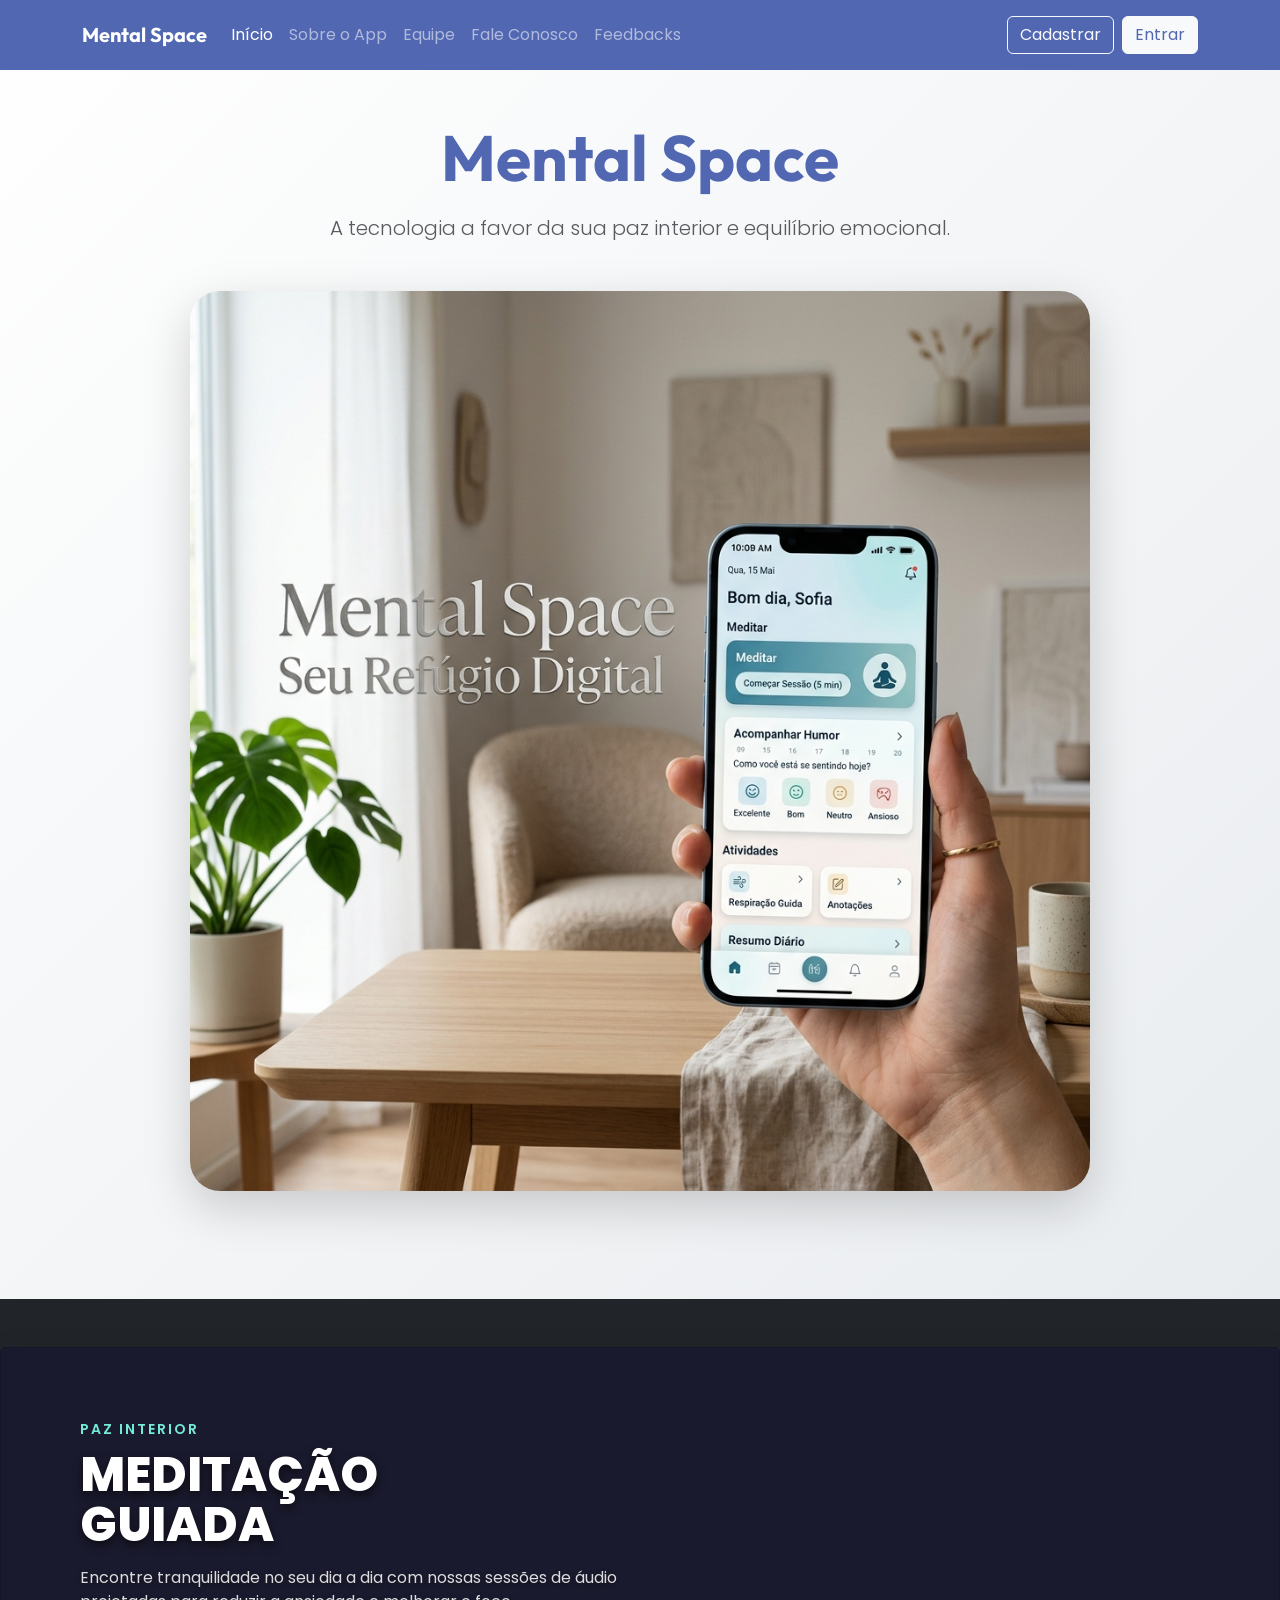
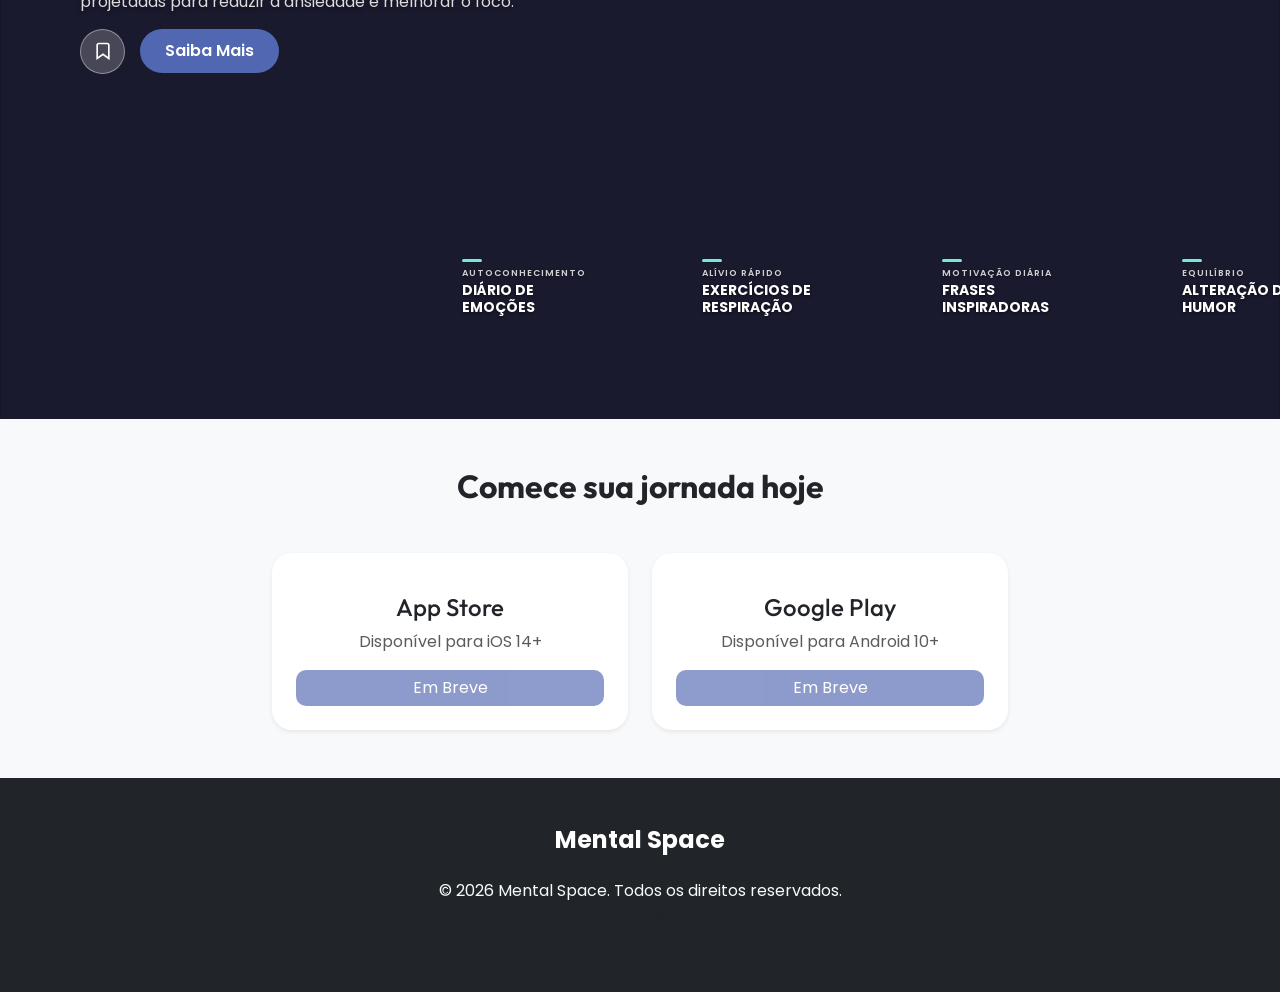
<file: MentalSpace/arquivo_html/index.html>
<!DOCTYPE html>
<html lang="pt-BR">

<head>
    <meta charset="UTF-8">
    <meta name="viewport" content="width=device-width, initial-scale=1.0">
    <link rel="stylesheet" href="../arquivo_css/main.css">
    <link rel="stylesheet" href="../arquivo_css/header.css">
    <link href="https://cdn.jsdelivr.net/npm/bootstrap@5.3.3/dist/css/bootstrap.min.css" rel="stylesheet">
    <title>Mental Space - Seu Refúgio Digital</title>
    <style>
        body {
            overflow-x: hidden;
            background-color: #f8f9fa;
        }

        .hero-section {
            padding: 120px 0 60px 0;
            background: linear-gradient(135deg, #ffffff 0%, #e9ecef 100%);
        }

        #carousel-container {
            position: relative;
            width: 100vw;
            height: 80vh;
            overflow: hidden;
            background: #000;
        }

        /* Ajustes para o layout do carousel do main.js original */
        #demo {
            width: 100%;
            height: 100%;
        }

        .pagination {
            bottom: 50px;
            left: 50px;
            z-index: 100;
        }
    </style>
</head>

<body>
    <!-- CABEÇALHO -->
    <header class="navbar navbar-expand-md navbar-dark fixed-top" style="background-color: #5167b2; padding: 15px 0;">
        <div class="container">
            <a class="navbar-brand fw-bold" href="index.html">Mental Space</a>
            <button class="navbar-toggler" type="button" data-bs-toggle="collapse" data-bs-target="#navbarCollapse">
                <span class="navbar-toggler-icon"></span>
            </button>
            <div class="collapse navbar-collapse" id="navbarCollapse">
                <ul class="navbar-nav me-auto">
                    <li class="nav-item">
                        <a class="nav-link active" href="index.html">Início</a>
                    </li>
                    <li class="nav-item">
                        <a class="nav-link" href="sobreoapp.html">Sobre o App</a>
                    </li>
                    <li class="nav-item">
                        <a class="nav-link" href="equipe.html">Equipe</a>
                    </li>
                    <li class="nav-item">
                        <a class="nav-link" href="faleconosco.html">Fale Conosco</a>
                    </li>
                    <li class="nav-item">
                        <a class="nav-link" href="feedbacks.html">Feedbacks</a>
                    </li>
                </ul>
                <div class="d-flex">
                    <a class="btn btn-outline-light me-2" href="cadastro.html">Cadastrar</a>
                    <a class="btn btn-light" href="login.html" style="color: #5167b2;">Entrar</a>
                </div>
            </div>
        </div>
    </header>

    <main role="main">
        <!-- Hero Section with IA Image -->
        <section class="hero-section text-center">
            <div class="container">
                <h1 class="display-3 fw-bold mb-3" style="color: #5167b2;">Mental Space</h1>
                <p class="lead mb-5 text-muted">A tecnologia a favor da sua paz interior e equilíbrio emocional.</p>
                <div class="mb-5">
                    <img src="../imagens/hero_portugues.png" class="img-fluid shadow-lg" alt="Mental Space App"
                        style="border-radius: 30px; max-width: 900px;">
                </div>
            </div>
        </section>

        <!-- Carousel Section (Integrado com o GSAP do main.js) -->
        <section class="py-5 bg-dark text-white position-relative" style="height: 80vh; overflow: hidden;">
            <div id="demo"></div>

            <div class="details" id="details-even">
                <div class="place-box">
                    <div class="text"></div>
                </div>
                <div class="title-box-1">
                    <div class="title-1"></div>
                </div>
                <div class="title-box-2">
                    <div class="title-2"></div>
                </div>
                <div class="desc"></div>
                <div class="cta">
                    <button class="bookmark">
                        <svg viewBox="0 0 24 24" fill="none" stroke="currentColor" stroke-width="2">
                            <path d="M19 21l-7-5-7 5V5a2 2 0 0 1 2-2h10a2 2 0 0 1 2 2z"></path>
                        </svg>
                    </button>
                    <button class="discover">Saiba Mais</button>
                </div>
            </div>

            <div class="details" id="details-odd">
                <div class="place-box">
                    <div class="text"></div>
                </div>
                <div class="title-box-1">
                    <div class="title-1"></div>
                </div>
                <div class="title-box-2">
                    <div class="title-2"></div>
                </div>
                <div class="desc"></div>
                <div class="cta">
                    <button class="bookmark">
                        <svg viewBox="0 0 24 24" fill="none" stroke="currentColor" stroke-width="2">
                            <path d="M19 21l-7-5-7 5V5a2 2 0 0 1 2-2h10a2 2 0 0 1 2 2z"></path>
                        </svg>
                    </button>
                    <button class="discover">Saiba Mais</button>
                </div>
            </div>

            <div id="pagination" class="pagination">
                <div class="arrow"><svg viewBox="0 0 24 24">
                        <path d="M15 18l-6-6 6-6"></path>
                    </svg></div>
                <div class="arrow"><svg viewBox="0 0 24 24">
                        <path d="M9 18l6-6-6-6"></path>
                    </svg></div>
                <div class="progress-sub-container">
                    <div class="progress-sub-background">
                        <div class="progress-sub-foreground"></div>
                    </div>
                </div>
                <div id="slide-numbers" class="slide-numbers"></div>
            </div>

            <div class="cover"></div>
            <div class="indicator"></div>
        </section>

        <!-- Seção de Download -->
        <section id="download" class="py-5 bg-light">
            <div class="container text-center">
                <h2 class="mb-5 fw-bold">Comece sua jornada hoje</h2>
                <div class="row justify-content-center g-4">
                    <div class="col-md-4">
                        <div class="card h-100 border-0 shadow-sm p-4" style="border-radius: 20px;">
                            <i class="fab fa-apple fa-3x mb-3" style="color: #5167b2;"></i>
                            <h4>App Store</h4>
                            <p class="text-muted">Disponível para iOS 14+</p>
                            <button class="btn btn-primary"
                                style="background-color: #5167b2; border: none; border-radius: 10px;" disabled>Em
                                Breve</button>
                        </div>
                    </div>
                    <div class="col-md-4">
                        <div class="card h-100 border-0 shadow-sm p-4" style="border-radius: 20px;">
                            <i class="fab fa-google-play fa-3x mb-3" style="color: #5167b2;"></i>
                            <h4>Google Play</h4>
                            <p class="text-muted">Disponível para Android 10+</p>
                            <button class="btn btn-primary"
                                style="background-color: #5167b2; border: none; border-radius: 10px;" disabled>Em
                                Breve</button>
                        </div>
                    </div>
                </div>
            </div>
        </section>
    </main>

    <!-- RODAPÉ -->
    <footer class="footer bg-dark text-light text-center py-5">
        <div class="container">
            <div class="mb-4">
                <a class="text-white text-decoration-none h4 fw-bold" href="#">Mental Space</a>
            </div>
            <p class="mb-1">&copy; 2026 Mental Space. Todos os direitos reservados.</p>
            <p class="small text-muted">Contato: (81) 98456-7890 | Instagram: @mentalspace | Email:
                mentalspaceapp@gmail.com</p>
        </div>
    </footer>

    <script src="https://cdnjs.cloudflare.com/ajax/libs/gsap/3.12.2/gsap.min.js"></script>
    <script src="https://cdn.jsdelivr.net/npm/bootstrap@5.3.3/dist/js/bootstrap.bundle.min.js"></script>
    <script src="../arquivo_js/main.js"></script>
</body>

</html>
</file>
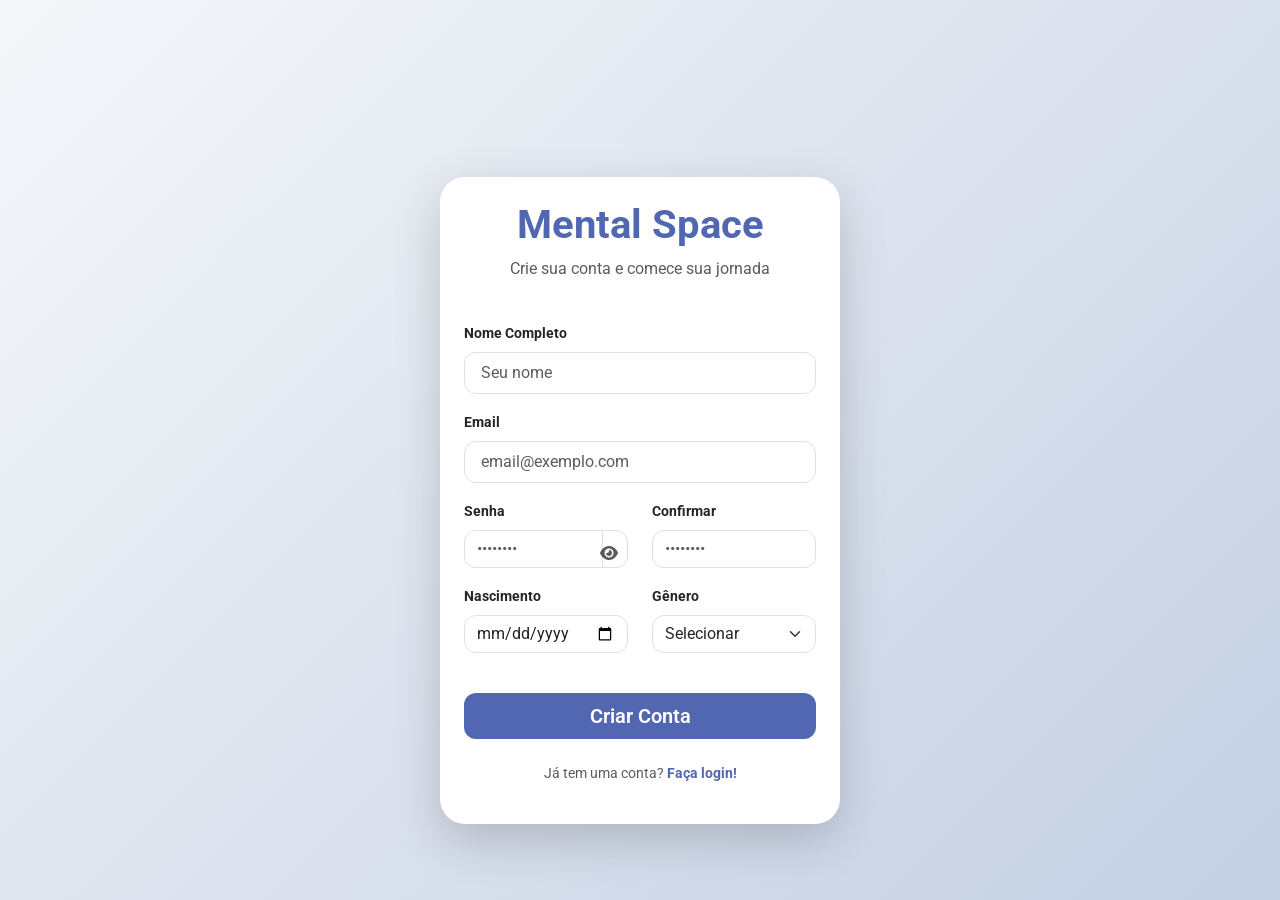
<file: MentalSpace/arquivo_html/cadastro.html>
<!DOCTYPE html> 
<html lang="pt-BR">
<head>
    <meta charset="UTF-8">
    <meta http-equiv="X-UA-Compatible" content="IE=edge">
    <meta name="viewport" content="width=device-width, initial-scale=1.0">
    <link rel="stylesheet" href="https://cdnjs.cloudflare.com/ajax/libs/font-awesome/6.0.0/css/all.min.css">  
    <link rel="stylesheet" href="../arquivo_css/cadastro.css">
    <link href="https://cdn.jsdelivr.net/npm/bootstrap@5.3.3/dist/css/bootstrap.min.css" rel="stylesheet">
    <title>Cadastro - Mental Space</title>
</head>
<body style="background: linear-gradient(135deg, #f5f7fa 0%, #c3cfe2 100%); min-height: 100vh; display: flex; align-items: center; justify-content: center; padding: 20px;">
    <div class='container' style="max-width: 500px;">
        <div class='card border-0 shadow-lg p-4' style="border-radius: 25px;">
            <div class="text-center mb-4">
                <a href="index.html" class="text-decoration-none"><h1 class="fw-bold" style="color: #5167b2;">Mental Space</h1></a>
                <p class="text-muted">Crie sua conta e comece sua jornada</p>
            </div>
            
            <div id='msgError' class="alert alert-danger d-none"></div>
            <div id='msgSuccess' class="alert alert-success d-none"></div>
            
            <form id="formCadastro">
                <div class="mb-3">
                    <label class="form-label small fw-bold">Nome Completo</label>
                    <input type="text" id="nome" class="form-control form-control-lg" placeholder="Seu nome" required style="border-radius: 12px; font-size: 1rem;">
                </div>
    
                <div class="mb-3">
                    <label class="form-label small fw-bold">Email</label>
                    <input type="email" id="email" class="form-control form-control-lg" placeholder="email@exemplo.com" required style="border-radius: 12px; font-size: 1rem;">
                </div>
                
                <div class="row">
                    <div class="col-md-6 mb-3">
                        <label class="form-label small fw-bold">Senha</label>
                        <div class="input-group">
                            <input type="password" id="senha" class="form-control" placeholder="••••••••" required style="border-top-left-radius: 12px; border-bottom-left-radius: 12px;">
                            <span class="input-group-text bg-white" style="border-top-right-radius: 12px; border-bottom-right-radius: 12px; cursor: pointer;" id="btnVerSenha">
                                <i class="fa fa-eye text-muted"></i>
                            </span>
                        </div>
                    </div>
                    <div class="col-md-6 mb-3">
                        <label class="form-label small fw-bold">Confirmar</label>
                        <input type="password" id="confirmSenha" class="form-control" placeholder="••••••••" required style="border-radius: 12px;">
                    </div>
                </div>

                <div class="row">
                    <div class="col-md-6 mb-3">
                        <label class="form-label small fw-bold">Nascimento</label>
                        <input type="date" id="data_nascimento" class="form-control" required style="border-radius: 12px;">
                    </div>
                    <div class="col-md-6 mb-3">
                        <label class="form-label small fw-bold">Gênero</label>
                        <select id="genero" class="form-select" required style="border-radius: 12px;">
                            <option value="" disabled selected>Selecionar</option>
                            <option value="feminino">Feminino</option>
                            <option value="masculino">Masculino</option>
                            <option value="outro">Outro</option>
                        </select>
                    </div>
                </div>
                
                <div class='d-grid mt-4'>
                    <button type="submit" class="btn btn-primary btn-lg text-white" style="background-color: #5167b2; border: none; border-radius: 12px; font-weight: 600;">Criar Conta</button>
                </div>
            </form>

            <div class='text-center mt-4'>
                <p class="text-muted small">Já tem uma conta? <a href="login.html" class="fw-bold" style="color: #5167b2; text-decoration: none;">Faça login!</a></p>
            </div>
        </div>
    </div>

    <script src="../arquivo_js/cadastro.js"></script>
    <script>
        const btnVerSenha = document.getElementById('btnVerSenha');
        const inputSenha = document.getElementById('senha');
        btnVerSenha.addEventListener('click', () => {
            const type = inputSenha.getAttribute('type') === 'password' ? 'text' : 'password';
            inputSenha.setAttribute('type', type);
            btnVerSenha.querySelector('i').classList.toggle('fa-eye');
            btnVerSenha.querySelector('i').classList.toggle('fa-eye-slash');
        });
    </script>
</body>
</html>
</file>
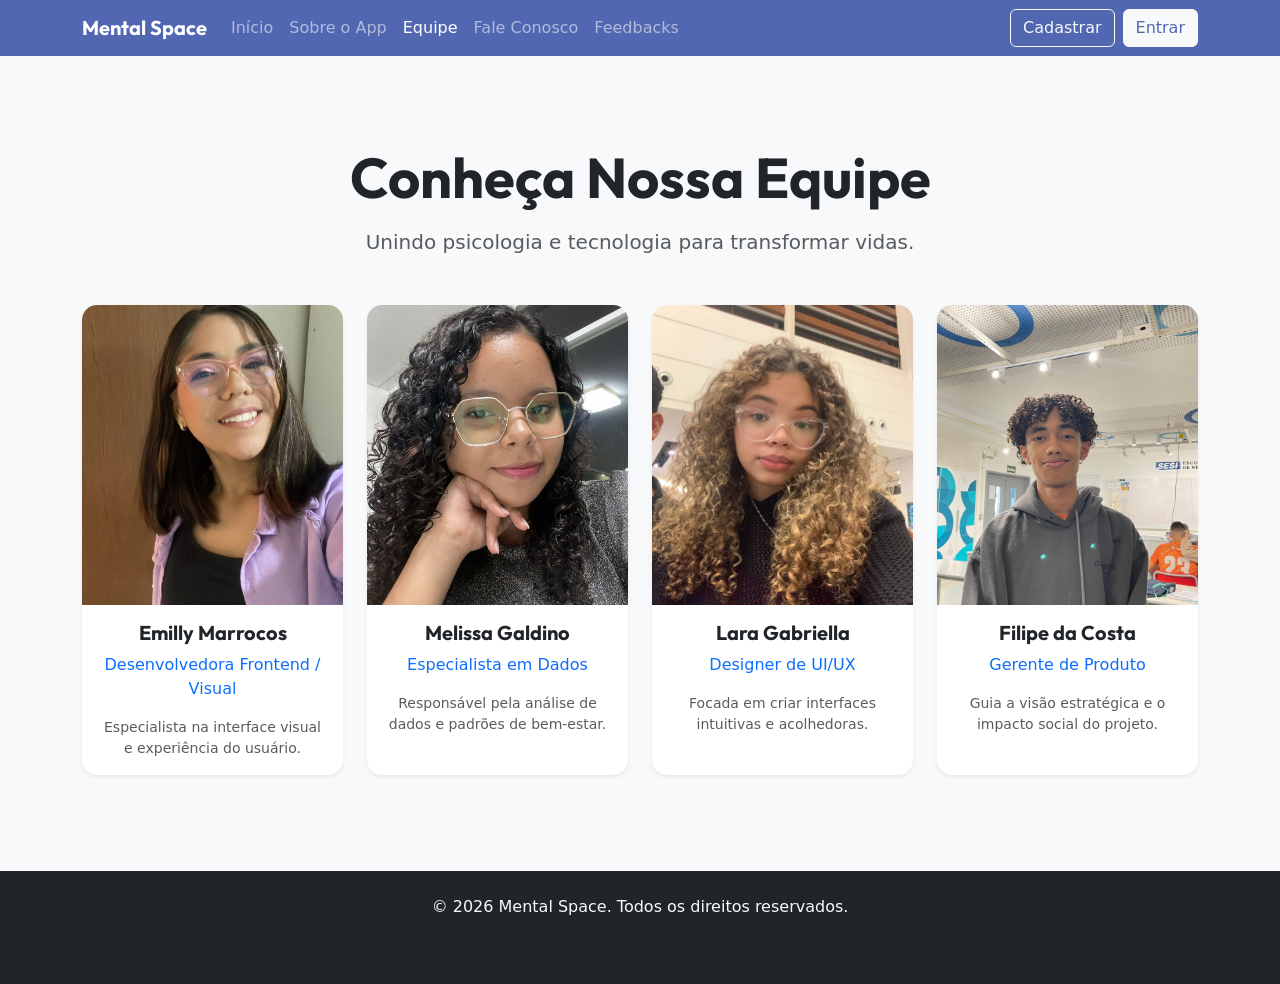
<file: MentalSpace/arquivo_html/equipe.html>
<!DOCTYPE html>
<html lang="pt-BR">

<head>
    <meta charset="UTF-8">
    <meta name="viewport" content="width=device-width, initial-scale=1.0">
    <link rel="stylesheet" href="../arquivo_css/main.css">
    <link href="https://cdn.jsdelivr.net/npm/bootstrap@5.3.3/dist/css/bootstrap.min.css" rel="stylesheet">
    <title>Equipe - Mental Space</title>
    <style>
        .team-card {
            border: none;
            transition: transform 0.3s ease, box-shadow 0.3s ease;
            border-radius: 15px;
            overflow: hidden;
            background: white;
        }
        .team-card:hover {
            transform: translateY(-10px);
            box-shadow: 0 15px 30px rgba(0,0,0,0.1);
        }
        .member-img {
            height: 300px;
            object-fit: cover;
            background-color: #f0f0f0;
        }
    </style>
</head>

<body class="bg-light">
    <!-- CABEÇALHO -->
    <header class="navbar navbar-expand-md navbar-dark fixed-top" style="background-color: #5167b2;">
        <div class="container">
            <a class="navbar-brand fw-bold" href="index.html">Mental Space</a>
            <button class="navbar-toggler" type="button" data-bs-toggle="collapse" data-bs-target="#navbarCollapse">
                <span class="navbar-toggler-icon"></span>
            </button>
            <div class="collapse navbar-collapse" id="navbarCollapse">
                <ul class="navbar-nav me-auto">
                    <li class="nav-item">
                        <a class="nav-link" href="index.html">Início</a>
                    </li>
                    <li class="nav-item">
                        <a class="nav-link" href="sobreoapp.html">Sobre o App</a>
                    </li>
                    <li class="nav-item">
                        <a class="nav-link active" href="equipe.html">Equipe</a>
                    </li>
                    <li class="nav-item">
                        <a class="nav-link" href="faleconosco.html">Fale Conosco</a>
                    </li>
                    <li class="nav-item">
                        <a class="nav-link" href="feedbacks.html">Feedbacks</a>
                    </li>
                </ul>
                <div class="d-flex">
                    <a class="btn btn-outline-light me-2" href="cadastro.html">Cadastrar</a>
                    <a class="btn btn-light" href="login.html" style="color: #5167b2;">Entrar</a>
                </div>
            </div>
        </div>
    </header>

    <!-- CONTEÚDO PRINCIPAL -->
    <main role="main" class="pt-5 mt-5">
        <section class="py-5">
            <div class="container text-center">
                <h1 class="display-4 fw-bold mb-3">Conheça Nossa Equipe</h1>
                <p class="lead text-muted mb-5">Unindo psicologia e tecnologia para transformar vidas.</p>
                
                <div class="row g-4">
                    <!-- Emilly Marrocos -->
                    <div class="col-md-3">
                        <div class="card team-card h-100 shadow-sm">
                            <img src="../imagens/Emilly.jpeg" class="card-img-top member-img" alt="Emilly Marrocos">
                            <div class="card-body">
                                <h5 class="card-title fw-bold">Emilly Marrocos</h5>
                                <p class="card-text text-primary">Desenvolvedora Frontend / Visual</p>
                                <p class="card-text small text-muted">Especialista na interface visual e experiência do usuário.</p>
                            </div>
                        </div>
                    </div>
                    <!-- Melissa Galdino -->
                    <div class="col-md-3">
                        <div class="card team-card h-100 shadow-sm">
                            <img src="../imagens/Melissa.jpeg" class="card-img-top member-img" alt="Melissa Galdino">
                            <div class="card-body">
                                <h5 class="card-title fw-bold">Melissa Galdino</h5>
                                <p class="card-text text-primary">Especialista em Dados</p>
                                <p class="card-text small text-muted">Responsável pela análise de dados e padrões de bem-estar.</p>
                            </div>
                        </div>
                    </div>
                    <!-- Lara Gabriella -->
                    <div class="col-md-3">
                        <div class="card team-card h-100 shadow-sm">
                            <img src="../imagens/Lara.jpeg" class="card-img-top member-img" alt="Lara Gabriella">
                            <div class="card-body">
                                <h5 class="card-title fw-bold">Lara Gabriella</h5>
                                <p class="card-text text-primary">Designer de UI/UX</p>
                                <p class="card-text small text-muted">Focada em criar interfaces intuitivas e acolhedoras.</p>
                            </div>
                        </div>
                    </div>
                    <!-- Filipe da Costa -->
                    <div class="col-md-3">
                        <div class="card team-card h-100 shadow-sm">
                            <img src="../imagens/Filipe.jpeg" class="card-img-top member-img" alt="Filipe da Costa">
                            <div class="card-body">
                                <h5 class="card-title fw-bold">Filipe da Costa</h5>
                                <p class="card-text text-primary">Gerente de Produto</p>
                                <p class="card-text small text-muted">Guia a visão estratégica e o impacto social do projeto.</p>
                            </div>
                        </div>
                    </div>
                </div>
            </div>
        </section>
    </main>

    <!-- RODAPÉ -->
    <footer class="footer bg-dark text-light text-center py-4 mt-5">
        <div class="container">
            <p class="mb-1">&copy; 2026 Mental Space. Todos os direitos reservados.</p>
            <p class="small text-muted">Contato: (81) 98456-7890 | Instagram: @mentalspace | Email: mentalspaceapp@gmail.com</p>
        </div>
    </footer>

    <script src="https://cdn.jsdelivr.net/npm/bootstrap@5.3.3/dist/js/bootstrap.bundle.min.js"></script>
</body>

</html>
</file>
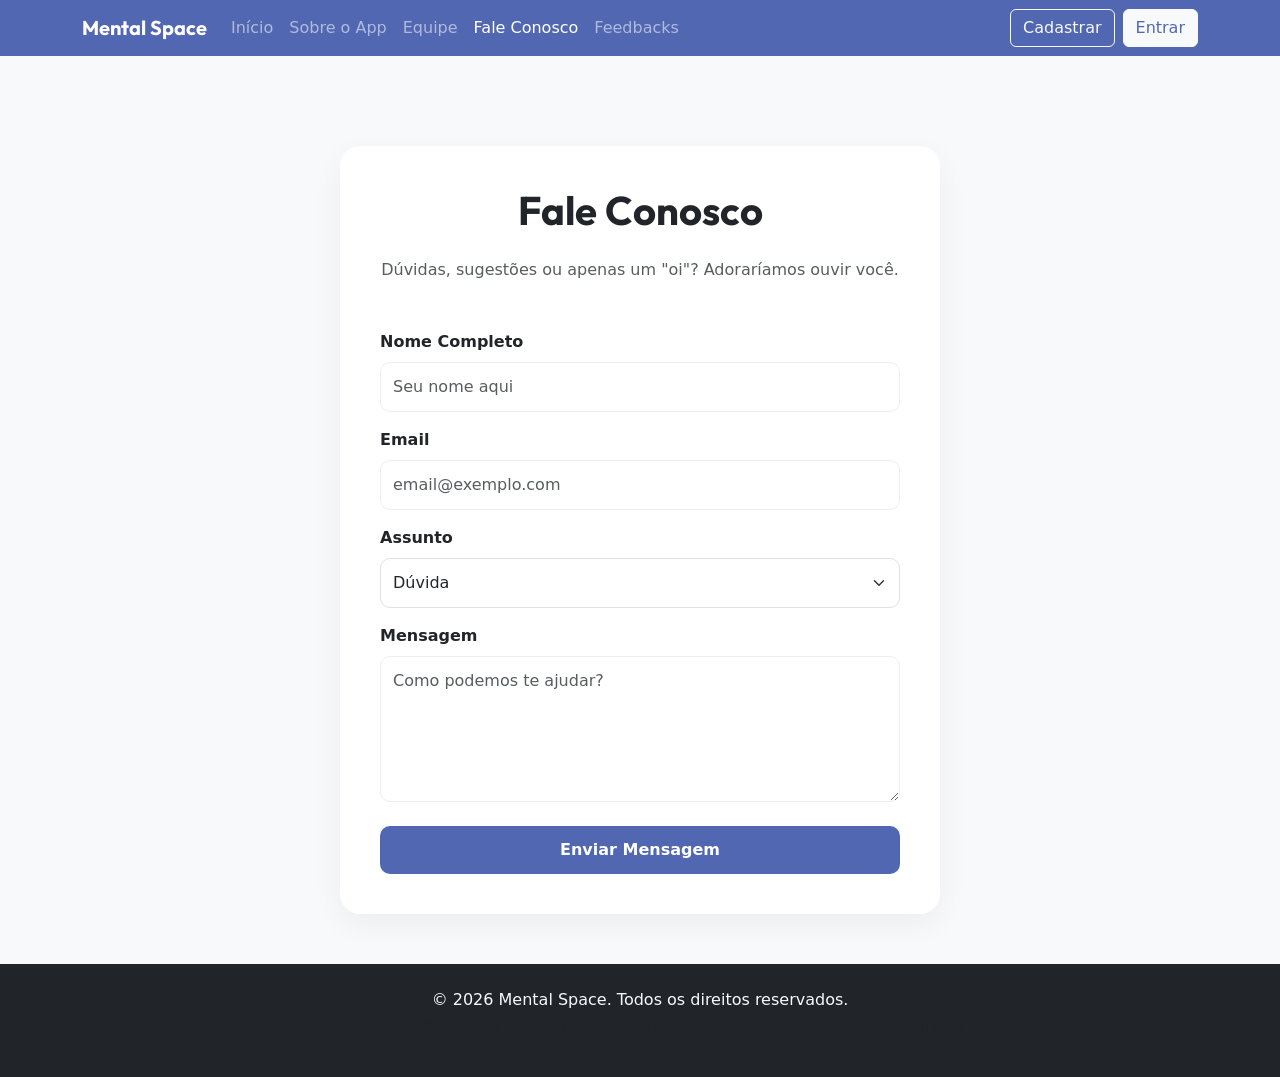
<file: MentalSpace/arquivo_html/faleconosco.html>
<!DOCTYPE html>
<html lang="pt-BR">

<head>
    <meta charset="UTF-8">
    <meta name="viewport" content="width=device-width, initial-scale=1.0">
    <link rel="stylesheet" href="../arquivo_css/main.css">
    <link href="https://cdn.jsdelivr.net/npm/bootstrap@5.3.3/dist/css/bootstrap.min.css" rel="stylesheet">
    <title>Fale Conosco - Mental Space</title>
    <style>
        .contact-form-container {
            max-width: 600px;
            margin: 50px auto;
            padding: 40px;
            background: white;
            border-radius: 20px;
            box-shadow: 0 10px 30px rgba(0,0,0,0.05);
        }
        .form-control {
            border-radius: 10px;
            padding: 12px;
            border: 1px solid #eee;
        }
        .form-control:focus {
            box-shadow: 0 0 0 0.25rem rgba(81, 103, 178, 0.25);
            border-color: #5167b2;
        }
        .btn-submit {
            background-color: #5167b2;
            border: none;
            padding: 12px 30px;
            border-radius: 10px;
            font-weight: 600;
            transition: all 0.3s ease;
        }
        .btn-submit:hover {
            background-color: #3f5191;
            transform: translateY(-2px);
        }
    </style>
</head>

<body class="bg-light">
    <!-- CABEÇALHO -->
    <header class="navbar navbar-expand-md navbar-dark fixed-top" style="background-color: #5167b2;">
        <div class="container">
            <a class="navbar-brand fw-bold" href="index.html">Mental Space</a>
            <button class="navbar-toggler" type="button" data-bs-toggle="collapse" data-bs-target="#navbarCollapse">
                <span class="navbar-toggler-icon"></span>
            </button>
            <div class="collapse navbar-collapse" id="navbarCollapse">
                <ul class="navbar-nav me-auto">
                    <li class="nav-item">
                        <a class="nav-link" href="index.html">Início</a>
                    </li>
                    <li class="nav-item">
                        <a class="nav-link" href="sobreoapp.html">Sobre o App</a>
                    </li>
                    <li class="nav-item">
                        <a class="nav-link" href="equipe.html">Equipe</a>
                    </li>
                    <li class="nav-item">
                        <a class="nav-link active" href="faleconosco.html">Fale Conosco</a>
                    </li>
                    <li class="nav-item">
                        <a class="nav-link" href="feedbacks.html">Feedbacks</a>
                    </li>
                </ul>
                <div class="d-flex">
                    <a class="btn btn-outline-light me-2" href="cadastro.html">Cadastrar</a>
                    <a class="btn btn-light" href="login.html" style="color: #5167b2;">Entrar</a>
                </div>
            </div>
        </div>
    </header>

    <!-- CONTEÚDO PRINCIPAL -->
    <main role="main" class="pt-5 mt-5">
        <div class="container">
            <div class="contact-form-container">
                <h1 class="text-center mb-4 fw-bold">Fale Conosco</h1>
                <p class="text-center text-muted mb-5">Dúvidas, sugestões ou apenas um "oi"? Adoraríamos ouvir você.</p>
                
                <form id="contactForm">
                    <div class="mb-3">
                        <label for="nome" class="form-label fw-bold">Nome Completo</label>
                        <input type="text" class="form-control" id="nome" placeholder="Seu nome aqui" required>
                    </div>
                    <div class="mb-3">
                        <label for="email" class="form-label fw-bold">Email</label>
                        <input type="email" class="form-control" id="email" placeholder="email@exemplo.com" required>
                    </div>
                    <div class="mb-3">
                        <label for="assunto" class="form-label fw-bold">Assunto</label>
                        <select class="form-select" id="assunto" style="border-radius: 10px; padding: 12px;">
                            <option value="duvida">Dúvida</option>
                            <option value="sugestao">Sugestão</option>
                            <option value="bug">Relatar Bug</option>
                            <option value="parceria">Parceria</option>
                        </select>
                    </div>
                    <div class="mb-4">
                        <label for="mensagem" class="form-label fw-bold">Mensagem</label>
                        <textarea class="form-control" id="mensagem" rows="5" placeholder="Como podemos te ajudar?" required></textarea>
                    </div>
                    <div class="d-grid">
                        <button type="submit" class="btn btn-primary btn-submit text-white">Enviar Mensagem</button>
                    </div>
                </form>
                <div id="formFeedback" class="mt-3 text-center d-none">
                    <div class="alert alert-success">Mensagem enviada com sucesso! Entraremos em contato em breve.</div>
                </div>
            </div>
        </div>
    </main>

    <!-- RODAPÉ -->
    <footer class="footer bg-dark text-light text-center py-4 mt-5">
        <div class="container">
            <p class="mb-1">&copy; 2026 Mental Space. Todos os direitos reservados.</p>
            <p class="small text-muted">Contato: (81) 98456-7890 | Instagram: @mentalspace | Email: mentalspaceapp@gmail.com</p>
        </div>
    </footer>

    <script src="https://cdn.jsdelivr.net/npm/bootstrap@5.3.3/dist/js/bootstrap.bundle.min.js"></script>
    <script>
        document.getElementById('contactForm').addEventListener('submit', function(e) {
            e.preventDefault();
            this.classList.add('d-none');
            document.getElementById('formFeedback').classList.remove('d-none');
        });
    </script>
</body>
</html>
</file>
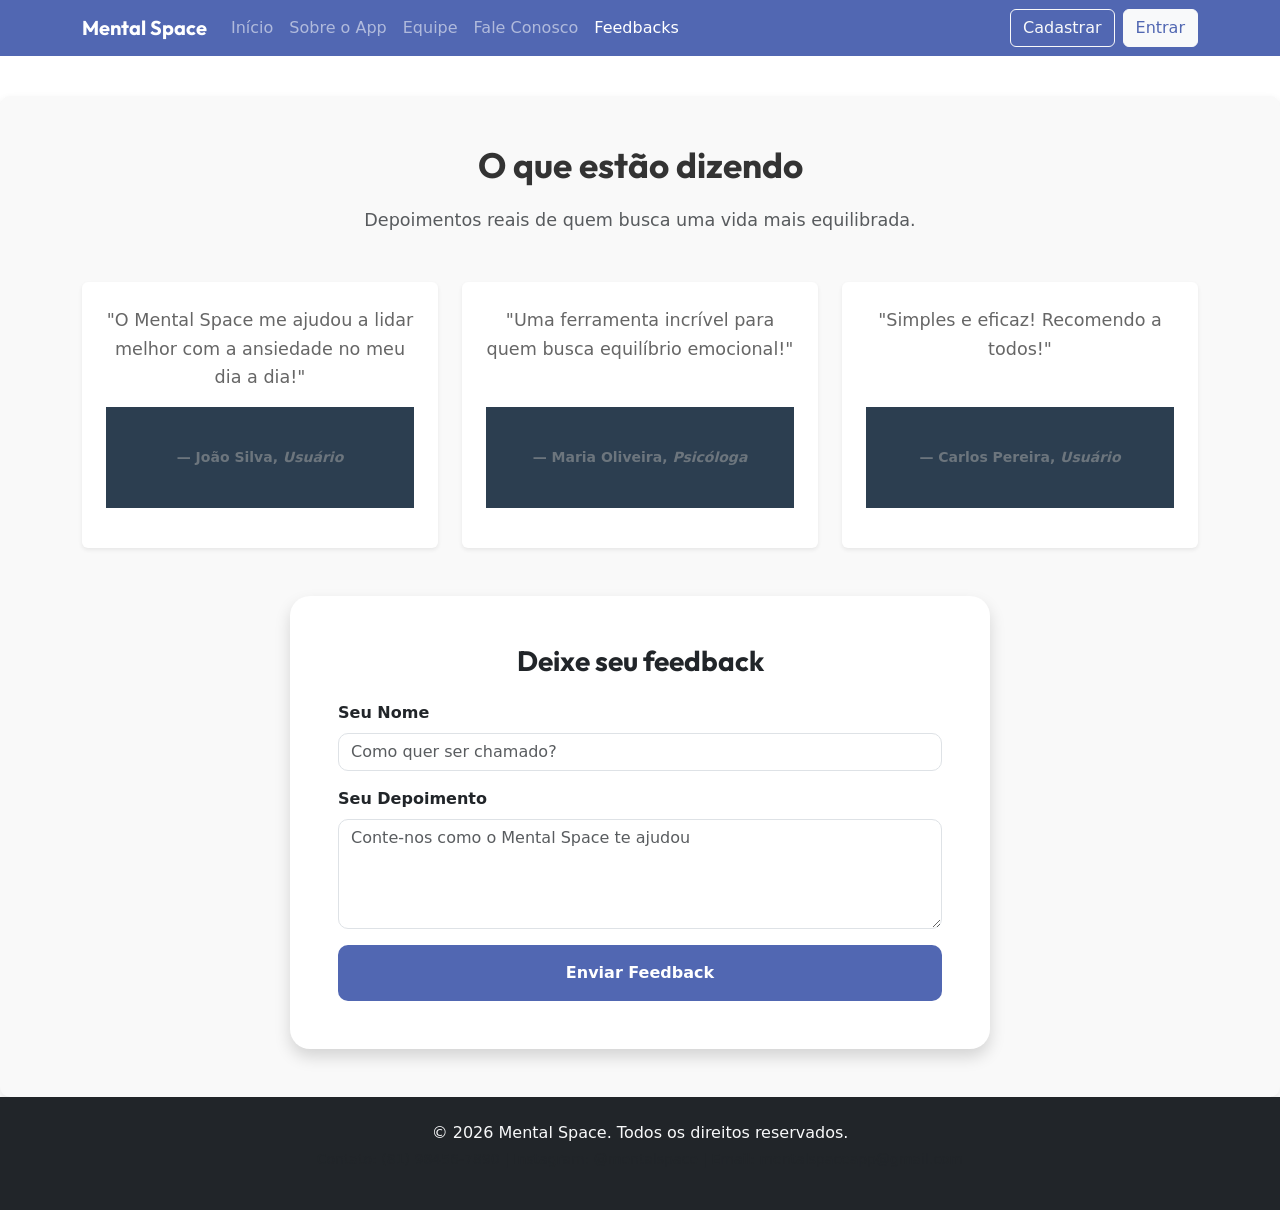
<file: MentalSpace/arquivo_html/feedbacks.html>
<!DOCTYPE html>
<html lang="pt-BR">
<head>
    <meta charset="UTF-8">
    <meta name="viewport" content="width=device-width, initial-scale=1.0">
    <link rel="stylesheet" href="../arquivo_css/main.css">
    <link rel="stylesheet" href="../arquivo_css/feedbacks.css"> 
    <link href="https://cdn.jsdelivr.net/npm/bootstrap@5.3.3/dist/css/bootstrap.min.css" rel="stylesheet">
    <title>Feedbacks - Mental Space</title>
</head>
<body>
    <!-- CABEÇALHO -->
    <header class="navbar navbar-expand-md navbar-dark fixed-top" style="background-color: #5167b2;">
        <div class="container">
            <a class="navbar-brand fw-bold" href="index.html">Mental Space</a>
            <button class="navbar-toggler" type="button" data-bs-toggle="collapse" data-bs-target="#navbarCollapse">
                <span class="navbar-toggler-icon"></span>
            </button>
            <div class="collapse navbar-collapse" id="navbarCollapse">
                <ul class="navbar-nav me-auto">
                    <li class="nav-item">
                        <a class="nav-link" href="index.html">Início</a>
                    </li>
                    <li class="nav-item">
                        <a class="nav-link" href="sobreoapp.html">Sobre o App</a>
                    </li>
                    <li class="nav-item">
                        <a class="nav-link" href="equipe.html">Equipe</a>
                    </li>
                    <li class="nav-item">
                        <a class="nav-link" href="faleconosco.html">Fale Conosco</a>
                    </li>
                    <li class="nav-item">
                        <a class="nav-link active" href="feedbacks.html">Feedbacks</a>
                    </li>
                </ul>
                <div class="d-flex">
                    <a class="btn btn-outline-light me-2" href="cadastro.html">Cadastrar</a>
                    <a class="btn btn-light" href="login.html" style="color: #5167b2;">Entrar</a>
                </div>
            </div>
        </div>
    </header>

    <main class="pt-5 mt-5">
        <!-- SEÇÃO "FEEDBACKS" -->
        <section class="feedbacks py-5">
            <div class="container">
                <div class="text-center mb-5">
                    <h2 class="display-5 fw-bold">O que estão dizendo</h2>
                    <p class="lead text-muted">Depoimentos reais de quem busca uma vida mais equilibrada.</p>
                </div>

                <div class="row g-4 mb-5">
                    <div class="col-md-4">
                        <div class="card h-100 border-0 shadow-sm p-4 text-center">
                            <p class="mb-3">"O Mental Space me ajudou a lidar melhor com a ansiedade no meu dia a dia!"</p>
                            <footer class="blockquote-footer fw-bold mt-auto">João Silva, <cite>Usuário</cite></footer>
                        </div>
                    </div>
                    <div class="col-md-4">
                        <div class="card h-100 border-0 shadow-sm p-4 text-center">
                            <p class="mb-3">"Uma ferramenta incrível para quem busca equilíbrio emocional!"</p>
                            <footer class="blockquote-footer fw-bold mt-auto">Maria Oliveira, <cite>Psicóloga</cite></footer>
                        </div>
                    </div>
                    <div class="col-md-4">
                        <div class="card h-100 border-0 shadow-sm p-4 text-center">
                            <p class="mb-3">"Simples e eficaz! Recomendo a todos!"</p>
                            <footer class="blockquote-footer fw-bold mt-auto">Carlos Pereira, <cite>Usuário</cite></footer>
                        </div>
                    </div>
                </div>

                <div class="card border-0 shadow p-5 mx-auto" style="max-width: 700px; border-radius: 20px;">
                    <h3 class="text-center mb-4 fw-bold">Deixe seu feedback</h3>
                    <form id="feedbackForm">
                        <div class="mb-3">
                            <label for="name" class="form-label fw-bold">Seu Nome</label>
                            <input type="text" class="form-control" id="name" placeholder="Como quer ser chamado?" required style="border-radius: 10px;">
                        </div>
                        <div class="mb-3">
                            <label for="feedback" class="form-label fw-bold">Seu Depoimento</label>
                            <textarea class="form-control" id="feedback" rows="4" placeholder="Conte-nos como o Mental Space te ajudou" required style="border-radius: 10px;"></textarea>
                        </div>
                        <div class="d-grid">
                            <button type="submit" class="btn btn-primary py-3 fw-bold" style="background-color: #5167b2; border: none; border-radius: 10px;">Enviar Feedback</button>
                        </div>
                    </form>
                    <div id="successMsg" class="alert alert-success mt-3 d-none text-center">Obrigado pelo seu feedback!</div>
                </div>
            </div>
        </section>
    </main>

    <footer class="footer bg-dark text-light text-center py-4">
        <div class="container">
            <p class="mb-1">&copy; 2026 Mental Space. Todos os direitos reservados.</p>
            <p class="small text-muted">Contato: (81) 98456-7890 | Instagram: @mentalspace | Email: mentalspaceapp@gmail.com</p>
        </div>
    </footer>

    <script src="https://cdn.jsdelivr.net/npm/bootstrap@5.3.3/dist/js/bootstrap.bundle.min.js"></script>
    <script>
        document.getElementById('feedbackForm').addEventListener('submit', function(e) {
            e.preventDefault();
            this.classList.add('d-none');
            document.getElementById('successMsg').classList.remove('d-none');
        });
    </script>
</body>
</html>
</file>
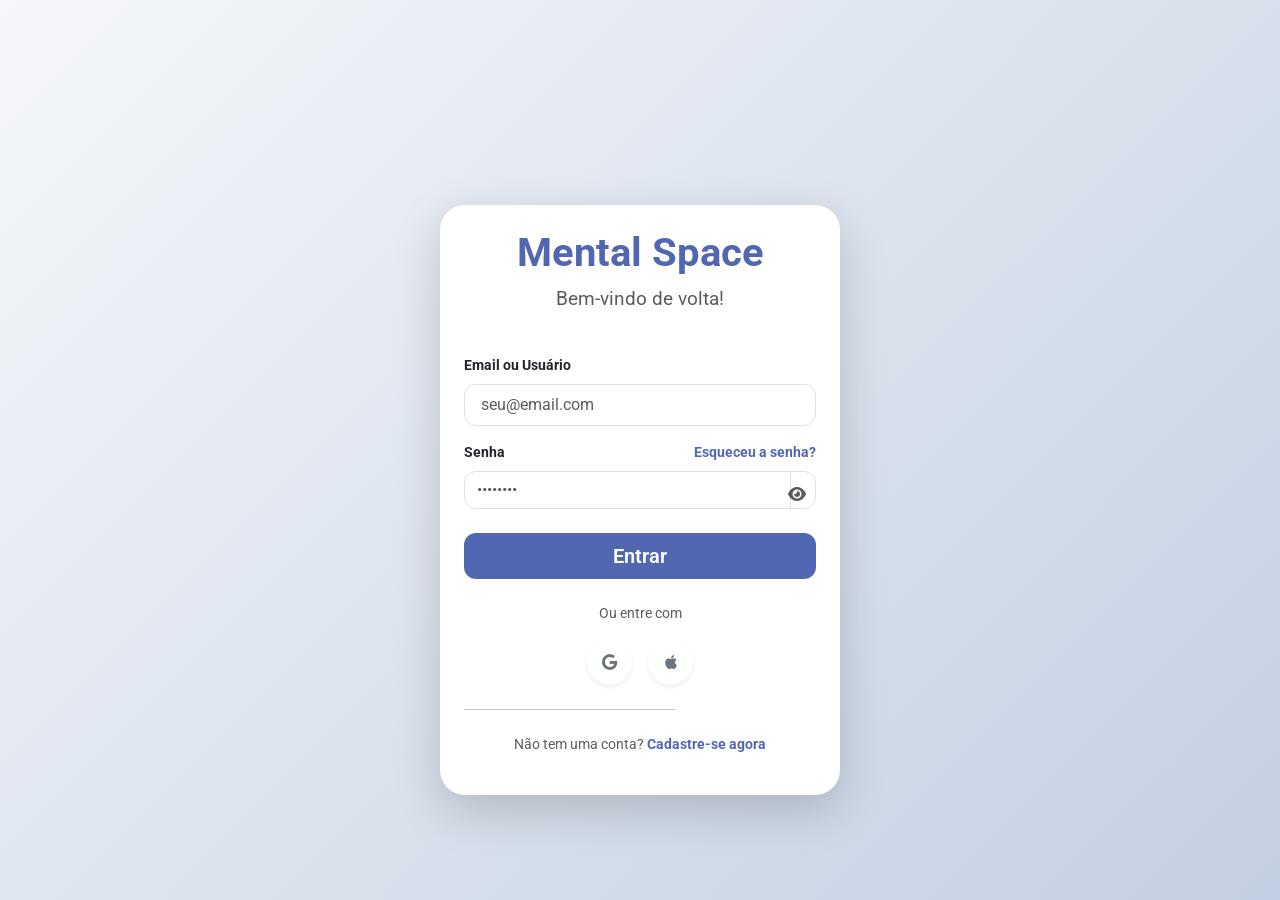
<file: MentalSpace/arquivo_html/login.html>
<!DOCTYPE html>
<html lang="pt-BR">
<head>
    <meta charset="UTF-8">
    <meta http-equiv="X-UA-Compatible" content="IE=edge">
    <meta name="viewport" content="width=device-width, initial-scale=1.0">
    <link rel="stylesheet" href="https://cdnjs.cloudflare.com/ajax/libs/font-awesome/6.0.0/css/all.min.css">  
    <link rel="stylesheet" href="../arquivo_css/login.css">
    <link href="https://cdn.jsdelivr.net/npm/bootstrap@5.3.3/dist/css/bootstrap.min.css" rel="stylesheet">
    <title>Entrar - Mental Space</title>
</head>
<body style="background: linear-gradient(135deg, #f5f7fa 0%, #c3cfe2 100%); min-height: 100vh; display: flex; align-items: center; justify-content: center; padding: 20px;">
    <div class='container' style="max-width: 450px;">
        <div class='card border-0 shadow-lg p-4' style="border-radius: 25px;">
            <div class="text-center mb-4">
                <a href="index.html" class="text-decoration-none"><h1 class="fw-bold" style="color: #5167b2;">Mental Space</h1></a>
                <p class="text-muted">Bem-vindo de volta!</p>
            </div>
            
            <div id='msgError' class="alert alert-danger d-none"></div>
            
            <form id="formLogin">
                <div class="mb-3">
                    <label class="form-label small fw-bold">Email ou Usuário</label>
                    <input type="text" id="email" class="form-control form-control-lg" placeholder="seu@email.com" required style="border-radius: 12px; font-size: 1rem;">
                </div>
                
                <div class="mb-4">
                    <div class="d-flex justify-content-between">
                        <label class="form-label small fw-bold">Senha</label>
                        <a href="#" class="small text-decoration-none" style="color: #5167b2;">Esqueceu a senha?</a>
                    </div>
                    <div class="input-group">
                        <input type="password" id="senha" class="form-control" placeholder="••••••••" required style="border-top-left-radius: 12px; border-bottom-left-radius: 12px;">
                        <span class="input-group-text bg-white" style="border-top-right-radius: 12px; border-bottom-right-radius: 12px; cursor: pointer;" id="btnVerSenha">
                            <i class="fa fa-eye text-muted"></i>
                        </span>
                    </div>
                </div>
                
                <div class='d-grid'>
                    <button type="submit" class="btn btn-primary btn-lg text-white" style="background-color: #5167b2; border: none; border-radius: 12px; font-weight: 600;">Entrar</button>
                </div>
            </form>
            
            <div class="text-center mt-4">
                <p class="small text-muted">Ou entre com</p>
                <div class="d-flex justify-content-center gap-3">
                    <button class="btn btn-outline-secondary border-0 shadow-sm" style="border-radius: 50%; width: 45px; height: 45px;"><i class="fab fa-google"></i></button>
                    <button class="btn btn-outline-secondary border-0 shadow-sm" style="border-radius: 50%; width: 45px; height: 45px;"><i class="fab fa-apple"></i></button>
                </div>
            </div>
            
            <hr class="my-4">
            
            <div class='text-center'>
                <p class="text-muted small">Não tem uma conta? <a href="cadastro.html" class="fw-bold" style="color: #5167b2; text-decoration: none;">Cadastre-se agora</a></p>
            </div>
        </div>
    </div>

    <script src="../arquivo_js/login.js"></script>
    <script>
        const btnVerSenha = document.getElementById('btnVerSenha');
        const inputSenha = document.getElementById('senha');
        btnVerSenha.addEventListener('click', () => {
            const type = inputSenha.getAttribute('type') === 'password' ? 'text' : 'password';
            inputSenha.setAttribute('type', type);
            btnVerSenha.querySelector('i').classList.toggle('fa-eye');
            btnVerSenha.querySelector('i').classList.toggle('fa-eye-slash');
        });
    </script>
</body>
</html>
</file>
<file: MentalSpace/arquivo_css/main.css>
@import url("https://fonts.googleapis.com/css2?family=Inter:wght@400;500;600;700&family=Outfit:wght@400;600;700&display=swap");

:root {
    --primary-color: #5167b2;
    --secondary-color: #97adf5;
    --accent-color: #74ebd5;
    --text-color: #2c3e50;
    --bg-color: #f8f9fa;
    --white: #ffffff;
}

html, body {
    height: 100%;
    margin: 0;
    padding: 0;
    font-family: "Inter", sans-serif;
}

body {
    background-color: var(--bg-color);
    color: var(--text-color);
    line-height: 1.6;
}

h1, h2, h3, h4, h5, h6 {
    font-family: "Outfit", sans-serif;
    font-weight: 700;
}

/* CARDS DO CARROSSEL (GSAP) */
.card {
    position: absolute;
    left: 0;
    top: 0;
    background-position: center;
    background-size: contain;
    background-repeat: no-repeat;
    background-color: #1a1a2e;
    box-shadow: 0 10px 30px rgba(0,0,0,0.15);
    border-radius: 15px;
    border: none;
}

.card-content {
    position: absolute;
    left: 0;
    top: 0;
    color: var(--white);
    padding: 10px 12px;
    text-shadow: 0 1px 3px rgba(0,0,0,0.6);
}

.content-place {
    font-size: 9px;
    font-weight: 600;
    text-transform: uppercase;
    letter-spacing: 1px;
    margin-bottom: 2px;
    opacity: 0.8;
}

.content-title-1,
.content-title-2 {
    font-weight: 700;
    font-size: 14px;
    margin: 0;
    line-height: 1.2;
}

.content-start {
    width: 20px;
    height: 3px;
    border-radius: 2px;
    background-color: var(--accent-color);
    margin-bottom: 5px;
}

/* DETALHES DO CARROSSEL */
.details {
    z-index: 22;
    position: absolute;
    top: 120px;
    left: 80px;
    max-width: 550px;
}

.place-box .text {
    font-size: 14px;
    font-weight: 600;
    text-transform: uppercase;
    letter-spacing: 2px;
    color: var(--accent-color);
    margin-bottom: 10px;
}

.title-1, 
.title-2 {
    font-weight: 800;
    font-size: 48px;
    color: var(--white);
    line-height: 1.05;
    text-shadow: 0 4px 10px rgba(0,0,0,0.6);
}

.desc {
    margin-top: 15px;
    font-size: 1rem;
    color: rgba(255,255,255,0.85);
    text-shadow: 0 2px 4px rgba(0,0,0,0.5);
    line-height: 1.5;
}

.cta {
    margin-top: 15px;
    display: flex;
    gap: 15px;
    align-items: center;
}
.btn-primary-ms {
    background-color: var(--primary-color);
    color: var(--white);
    border: none;
    padding: 12px 30px;
    border-radius: 50px;
    font-weight: 600;
    transition: all 0.3s ease;
}

.btn-primary-ms:hover {
    background-color: #3f5191;
    transform: translateY(-2px);
    box-shadow: 0 5px 15px rgba(81, 103, 178, 0.3);
}

.discover {
    background-color: var(--primary-color);
    color: var(--white);
    border: none;
    padding: 10px 25px;
    border-radius: 25px;
    font-weight: 600;
    transition: all 0.3s ease;
}

.discover:hover {
    background-color: var(--secondary-color);
    transform: scale(1.05);
}

.bookmark {
    background: rgba(255, 255, 255, 0.2);
    border: 1px solid rgba(255, 255, 255, 0.4);
    color: var(--white);
    width: 45px;
    height: 45px;
    border-radius: 50%;
    display: flex;
    align-items: center;
    justify-content: center;
    backdrop-filter: blur(5px);
    transition: all 0.3s ease;
}

.bookmark:hover {
    background: rgba(255, 255, 255, 0.4);
}

.bookmark svg {
    width: 20px;
    height: 20px;
}

/* PAGINAÇÃO */
.progress-sub-foreground {
    height: 4px;
    background-color: var(--primary-color);
    border-radius: 2px;
}

/* FOOTER */
footer {
    background-color: var(--text-color);
    color: var(--white);
    padding: 40px 0;
}

/* NAVBAR CUSTOM */
.navbar-brand {
    font-family: "Outfit", sans-serif;
    font-size: 1.5rem;
}
</file>
<file: MentalSpace/arquivo_css/header.css>
@import url('https://fonts.googleapis.com/css2?family=Poppins:ital,wght@0,100;0,200;0,300;0,400;0,500;0,600;0,700;0,800;0,900;1,100;1,200;1,300;1,400;1,500;1,600;1,700;1,800;1,900&display=swap');

* {
  font-family: 'Poppins', sans-serif;
}

header {
  background: #5167b2;
  padding: 30px;
  display: flex;
  justify-content: space-between;
  align-items: center;
}

.navBtn {
  border-radius: 25px;
  background-color: #ddd;
  border: none;
  color: black;
  padding: 10px 20px;
  text-align: center;
  text-decoration: none;
  display: inline-block;
  cursor: pointer;
  font-size: 15px;
  width: 100px;
}

.headerBtnGroup {
  display: flex;
  gap: 15px;
}

.logo {
  text-decoration: none;
  color: white;
  font-size: 28px;
}

.navBtn a {
  text-decoration: none;
  color: black;
}

.hamburguer-menu {
  display: none;
  flex-direction: column;
  justify-content: space-between;
  width: 30px;
  height: 20px;
  cursor: pointer;
}

.line {
  width: 100%;
  height: 3px;
  background-color: rgb(12, 12, 12);
  margin-bottom: 4px;
}

@media (max-width: 600px) {

  .hamburguer-menu {
    display: block;
    z-index: 999;
    /* Definindo um valor alto para garantir que fique acima dos outros elementos */
  }

  .headerBtnGroup {
    display: none;
    position: absolute;
    top: 100px;
    right: 0px;
    background-color: #97adf5;
    width: 40%;
    padding: 10px 0;
  }

  .headerBtnGroup button {
    margin: 0;
  }

  .menu button a {
    display: block;
    padding: 10px 20px;
    color: #fff;
    text-decoration: none;
  }

  .menu button:hover {
    background-color: #777;
  }

  .show {
    display: flex;
    flex-direction: column;
    align-items: center;
    gap: 20px;
  }

}
</file>
<file: MentalSpace/arquivo_css/cadastro.css>
@import url('https://fonts.googleapis.com/css2?family=Roboto:ital,wght@0,100;0,300;0,400;0,500;0,700;0,900;1,100;1,300;1,400;1,500;1,700;1,900&display=swap');

* {
  margin: 0;
  padding: 0;
  font-family: 'Roboto', sans-serif;
}

body {
  background-image: url("/MentalSpace/imagens/Cadastro.png");
  background-repeat: no-repeat;
  background-size: cover;
  background-attachment: fixed;
}

.container {
  display: flex;
  justify-content: center;
  width: 100%;
  margin-top: 100px;
}

.card {
  background-color: #ffffff80;
  padding: 30px;
  border-radius: 4%;
  box-shadow: 3px 3px 1px 0px #00000060;
  width: 400px;
}

h1 {
  text-align: center;
  margin-bottom: 20px;
  color: #0d009c;
}

.label-float input, 
.label-float select {
  width: 100%;
  padding: 5px 5px;
  display: inline-block;
  border: 0;
  border-bottom: 2px solid #0d009c;
  background-color: transparent;
  outline: none;
  min-width: 180px;
  font-size: 16px;
  transition: all .3s ease-out;
  border-radius: 0;
}

.label-float {
  position: relative;
  padding-top: 13px;
  margin-top: 5%;
  margin-bottom: 5%;
}

.label-float input:focus, 
.label-float select:focus {
  border-bottom: 2px solid #4038a0;
}

.label-float label {
  color: #0d009c;
  pointer-events: none;
  position: absolute;
  top: -10px; 
  left: 0;
  margin-top: 0; 
  transition: all .3s ease-out;
}

.label-float input:focus + label,
.label-float input:valid + label,
.label-float select:focus + label,
.label-float select:valid + label {
  font-size: 13px;
  margin-top: -10px; 
  color: #4038a0;
}

button {
  background-color: transparent;
  border-color: #0d009c;
  color: #0d009c;
  padding: 7px;
  font-weight: bold;
  font-size: 12pt;
  margin-top: 10px; 
  margin-bottom: 20px;
  border-radius: 4px;
  cursor: pointer;
  outline: none;
  transition: all .4s ease-out;
}

button:hover {
  background-color: #0d009c;
  color: #fff;
}

.justify-center {
  display: flex;
  justify-content: center;
}

.fa-eye {
  position: absolute;
  top: 15px;
  right: 10px;
  cursor: pointer;
  color: #0d009c;
}

#msgError {
  text-align: center;
  color: #ff0000;
  background-color: #ffbbbb;
  padding: 10px;
  border-radius: 4px;
  display: none;
}

#msgSuccess {
  text-align: center;
  color: #00bb00;
  background-color: #bbffbe;
  padding: 10px;
  border-radius: 4px;
  display: none;
}


p {
  margin-top: 1px; 
  text-align: center; 
}
</file>
<file: MentalSpace/arquivo_css/feedbacks.css>
/* Estilos da seção "Feedbacks" */
.feedbacks {
    background-color: #f9f9f9;
    border-radius: 10px;
    padding: 30px 20px;
    box-shadow: 0 4px 8px rgba(0, 0, 0, 0.1);
}

.feedbacks h2 {
    font-size: 2.2rem;
    margin-bottom: 20px;
    color: #333;
    font-weight: 600;
}

.feedbacks p {
    font-size: 1.1rem;
    margin-bottom: 30px;
    color: #666;
    line-height: 1.6;
}

.feedback-list {
    margin: 20px 0;
}

.feedback-item {
    margin-bottom: 30px; 
    padding: 15px;
    border: 1px solid #e0e0e0;
    border-radius: 8px;
    background-color: #fff;
}

.blockquote {
    border-left: 4px solid #007bff;
    padding-left: 20px;
    font-style: italic;
    color: #495057;
    margin: 0;
    background-color: #f8f9fa;
    padding: 20px;
    border-radius: 5px;
}

.feedback-author {
    margin-top: 15px; /* Espaçamento entre o comentário e o nome do autor */
    font-weight: bold;
    color: #333;
    font-size: 1rem;
}

.feedback-item blockquote + footer {
    margin-top: 10px;
    font-size: 1rem;
    font-weight: bold;
    color: #555;
}

.feedback-form {
    margin-top: 40px;
    padding: 20px;
    background-color: #fff;
    border-radius: 8px;
    box-shadow: 0 2px 6px rgba(0, 0, 0, 0.1);
}

.feedback-form .form-label {
    font-weight: bold;
    margin-bottom: 10px;
    display: block;
    color: #333;
}

.feedback-form .form-control {
    border-radius: 5px;
    border: 1px solid #ccc;
    padding: 10px;
    font-size: 1rem;
    width: 100%;
    margin-bottom: 20px;
}

.feedback-form .btn {
    width: 100%;
    background-color: #007bff;
    color: #fff;
    padding: 12px 20px;
    border: none;
    border-radius: 5px;
    font-size: 1.2rem;
    cursor: pointer;
    transition: background-color 0.3s ease;
}

.feedback-form .btn:hover {
    background-color: #0056b3;
}
</file>
<file: MentalSpace/arquivo_css/login.css>
@import url('https://fonts.googleapis.com/css2?family=Roboto:ital,wght@0,100;0,300;0,400;0,500;0,700;0,900;1,100;1,300;1,400;1,500;1,700;1,900&display=swap');

* {
  margin: 0;
  padding: 0;
  font-family: 'Roboto', sans-serif;
}

body {
  background-image: url("/MentalSpace/imagens/Login.jpeg");
  background-repeat: no-repeat;
  background-size: cover;
  background-attachment: fixed; 
}

.container {
  display: flex;
  justify-content: center;
  width: 100%;
  margin-top: 100px;
}

.card {
  background-color: #ffffff80;
  padding: 30px;
  border-radius: 4%;
  box-shadow: 3px 3px 1px 0px #00000060;
  width: 400px;
}

h1 {
  text-align: center;
  margin-bottom: 20px;
  color: #0d009c;
}

.label-float input,
.label-float select {
  width: 100%;
  padding: 5px 5px;
  display: inline-block;
  border: 0;
  border-bottom: 2px solid #0d009c;
  background-color: transparent;
  outline: none;
  min-width: 180px;
  font-size: 16px;
  transition: all .3s ease-out;
  border-radius: 0;
}

.label-float {
  position: relative;
  padding-top: 13px;
  margin-top: 5%;
  margin-bottom: 5%;
}

.label-float input:focus,
.label-float select:focus {
  border-bottom: 2px solid #4038a0;
}

.label-float label {
  color: #272262;
  pointer-events: none; 
  position: absolute;
  top: -10px;
  left: 0;
  margin-top: 0;
  transition: all .3s ease-out;
}

.label-float input:focus + label,
.label-float input:valid + label 
.label-float select:focus + label,
.label-float select:valid + label {
  font-size: 13px;
  margin-top: -10px;
  color: #4038a0;
}

button {
  background-color: transparent;
  border-color: #272262; 
  color: #272262;
  padding: 7px;
  font-weight: bold;
  font-size: 12pt; 
  margin-top: 10px;
  border-radius: 4px;
  cursor: pointer;
  outline: none;
  transition: all .4s ease-out;
}

button:hover {
  background-color: #272262;
  color: #fff;
}

.justify-center {
  display: flex;
  justify-content: center;
}

.fa-eye {
  position: absolute;
  top: 15px;
  right: 10px;
  cursor: pointer;
  color: #272262;
}

#msgError {
  text-align: center;
  color: #ff0000;
  background-color: #ffbbbb;
  padding: 10px;
  border-radius: 4px;
  display: none;
}

#msgSucess {
  text-align: center;
  color: #00bb00;
  background-color: #bbffbe;
  padding: 10px;
  border-radius: 4px;
  display: none;
}

button:focus {
  outline: 2px solid #4038a0; 
}

hr {
  margin-top: 10%;
  margin-bottom: 10%;
  width: 60%;
}

p {
  color: #272262;
  font-size: 14pt;
  text-align: center;
}

a {
  color: #7a3077;
  font-weight: bold;
  text-decoration: none;
  transition: all .3s ease-out;
}

a:hover {
  color: #272262;
}
</file>
